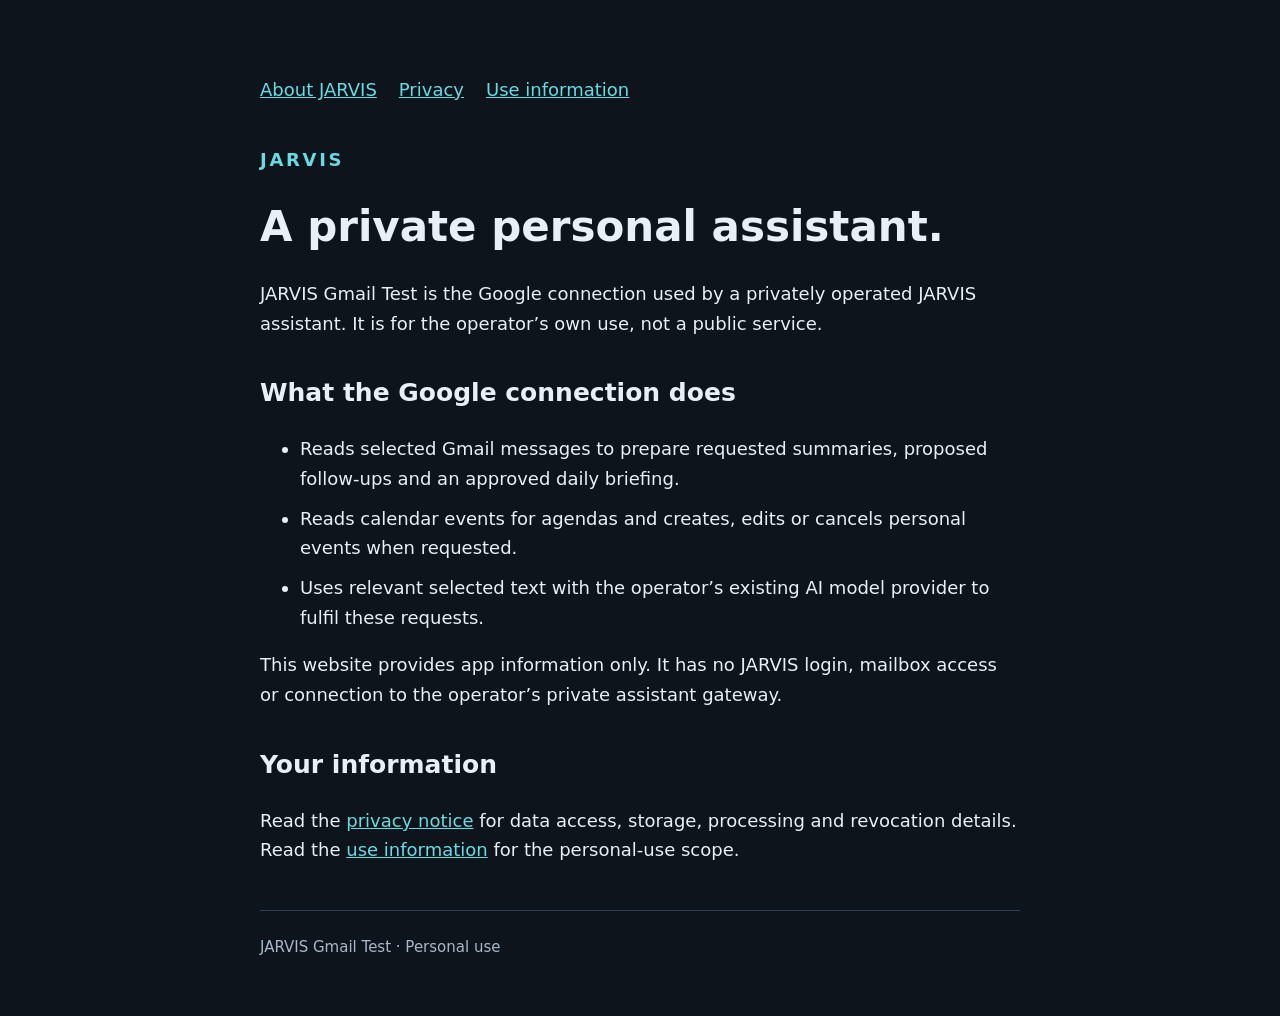
<file: index.html>
<!doctype html><html lang="en-GB"><head><meta charset="utf-8"><meta name="viewport" content="width=device-width,initial-scale=1"><title>JARVIS — personal assistant</title><meta name="robots" content="noindex"><link rel="stylesheet" href="style.css"></head><body><main><nav aria-label="Main"><a href="index.html">About JARVIS</a><a href="privacy.html">Privacy</a><a href="terms.html">Use information</a></nav><p class="brand">JARVIS</p><h1>A private personal assistant.</h1><p>JARVIS Gmail Test is the Google connection used by a privately operated JARVIS assistant. It is for the operator’s own use, not a public service.</p><h2>What the Google connection does</h2><ul><li>Reads selected Gmail messages to prepare requested summaries, proposed follow-ups and an approved daily briefing.</li><li>Reads calendar events for agendas and creates, edits or cancels personal events when requested.</li><li>Uses relevant selected text with the operator’s existing AI model provider to fulfil these requests.</li></ul><p>This website provides app information only. It has no JARVIS login, mailbox access or connection to the operator’s private assistant gateway.</p><h2>Your information</h2><p>Read the <a href="privacy.html">privacy notice</a> for data access, storage, processing and revocation details. Read the <a href="terms.html">use information</a> for the personal-use scope.</p><footer><small>JARVIS Gmail Test · Personal use</small></footer></main></body></html>
</file>
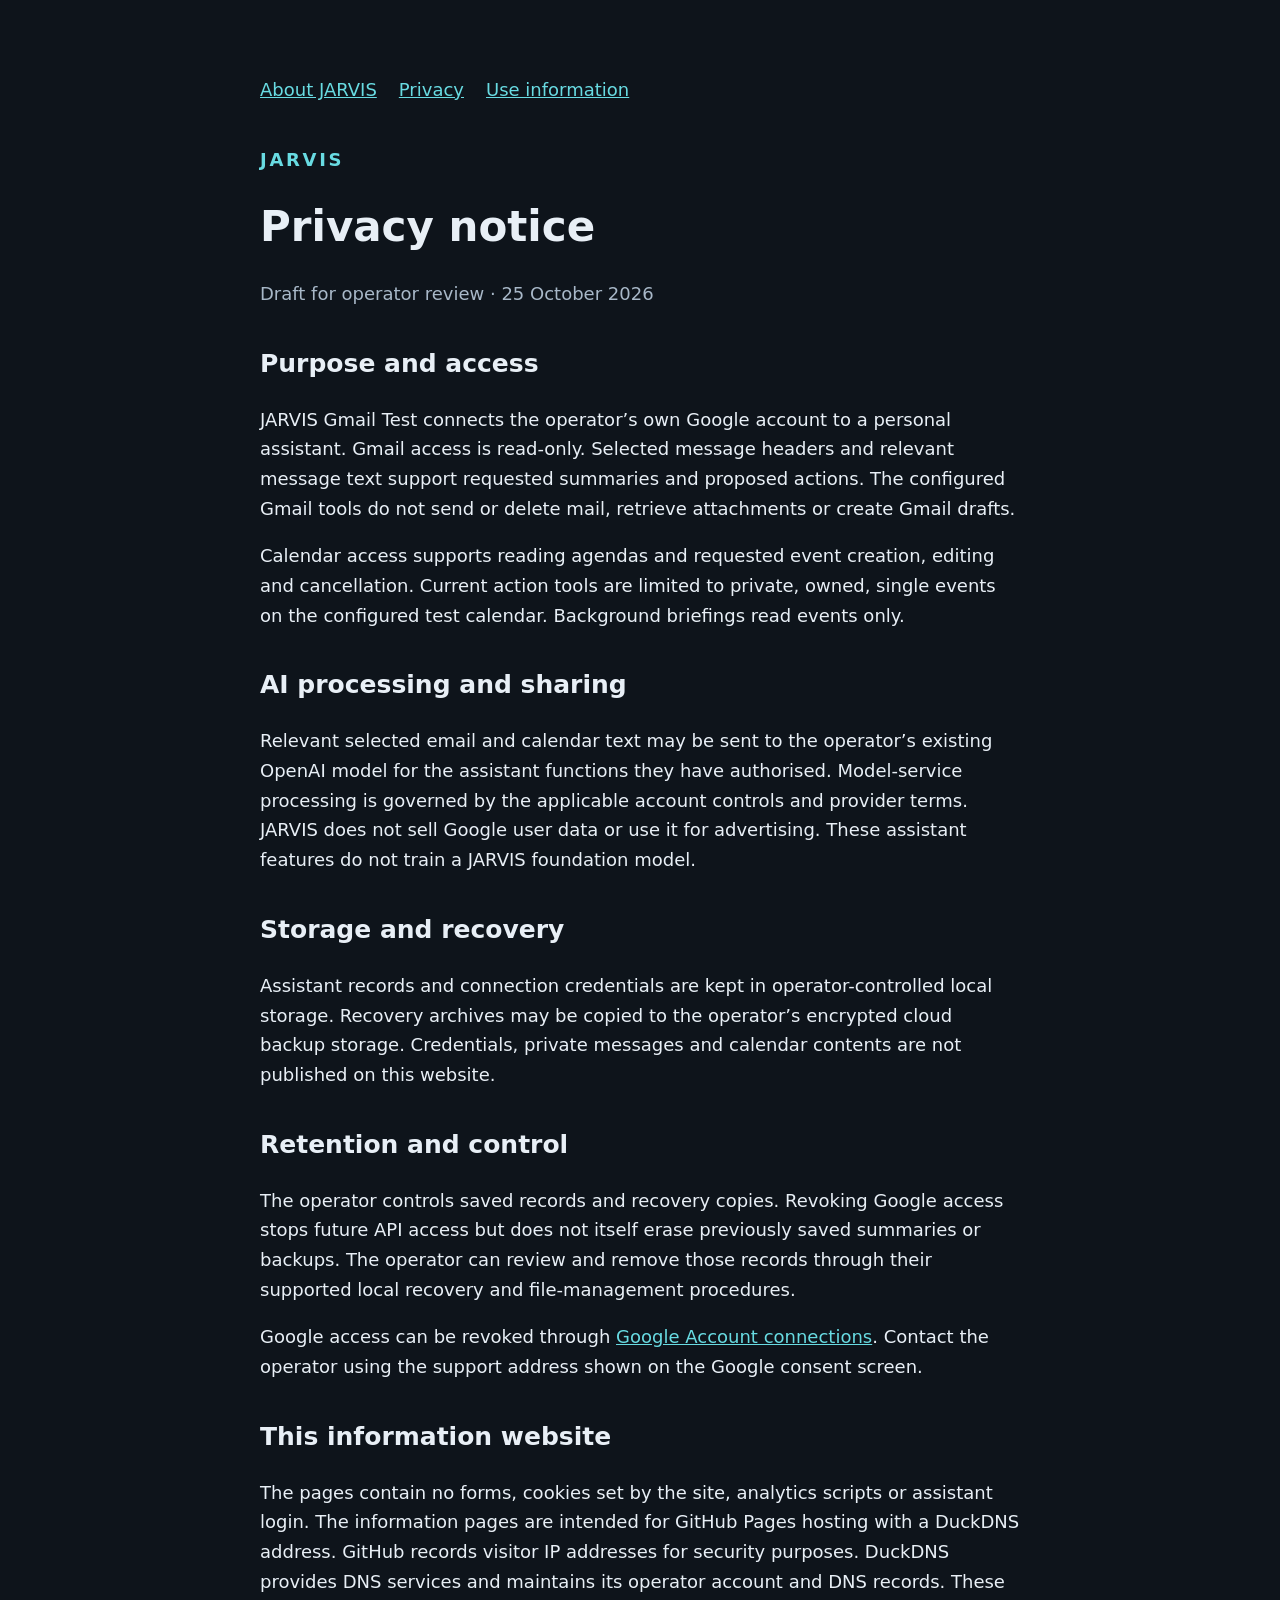
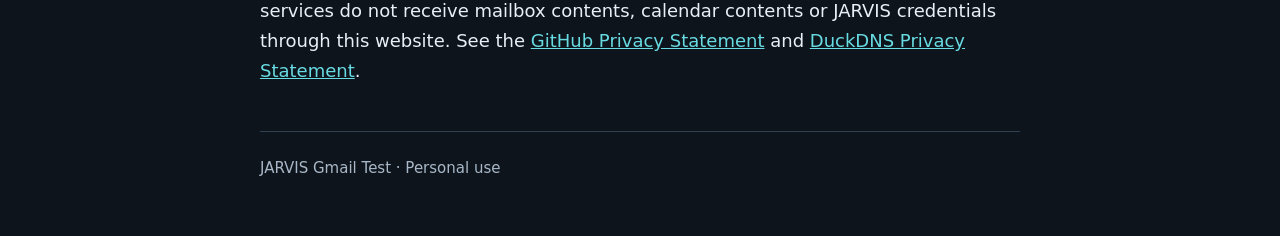
<file: privacy.html>
<!doctype html><html lang="en-GB"><head><meta charset="utf-8"><meta name="viewport" content="width=device-width,initial-scale=1"><title>Privacy — JARVIS</title><meta name="robots" content="noindex"><link rel="stylesheet" href="style.css"></head><body><main><nav aria-label="Main"><a href="index.html">About JARVIS</a><a href="privacy.html">Privacy</a><a href="terms.html">Use information</a></nav><p class="brand">JARVIS</p><h1>Privacy notice</h1><p class="muted">Draft for operator review · 25 October 2026</p><h2>Purpose and access</h2><p>JARVIS Gmail Test connects the operator’s own Google account to a personal assistant. Gmail access is read-only. Selected message headers and relevant message text support requested summaries and proposed actions. The configured Gmail tools do not send or delete mail, retrieve attachments or create Gmail drafts.</p><p>Calendar access supports reading agendas and requested event creation, editing and cancellation. Current action tools are limited to private, owned, single events on the configured test calendar. Background briefings read events only.</p><h2>AI processing and sharing</h2><p>Relevant selected email and calendar text may be sent to the operator’s existing OpenAI model for the assistant functions they have authorised. Model-service processing is governed by the applicable account controls and provider terms. JARVIS does not sell Google user data or use it for advertising. These assistant features do not train a JARVIS foundation model.</p><h2>Storage and recovery</h2><p>Assistant records and connection credentials are kept in operator-controlled local storage. Recovery archives may be copied to the operator’s encrypted cloud backup storage. Credentials, private messages and calendar contents are not published on this website.</p><h2>Retention and control</h2><p>The operator controls saved records and recovery copies. Revoking Google access stops future API access but does not itself erase previously saved summaries or backups. The operator can review and remove those records through their supported local recovery and file-management procedures.</p><p>Google access can be revoked through <a href="https://myaccount.google.com/connections">Google Account connections</a>. Contact the operator using the support address shown on the Google consent screen.</p><h2>This information website</h2><p>The pages contain no forms, cookies set by the site, analytics scripts or assistant login. The information pages are intended for GitHub Pages hosting with a DuckDNS address. GitHub records visitor IP addresses for security purposes. DuckDNS provides DNS services and maintains its operator account and DNS records. These services do not receive mailbox contents, calendar contents or JARVIS credentials through this website. See the <a href="https://docs.github.com/en/site-policy/privacy-policies/github-privacy-statement">GitHub Privacy Statement</a> and <a href="https://www.duckdns.org/pp.jsp">DuckDNS Privacy Statement</a>.</p><footer><small>JARVIS Gmail Test · Personal use</small></footer></main></body></html>
</file>
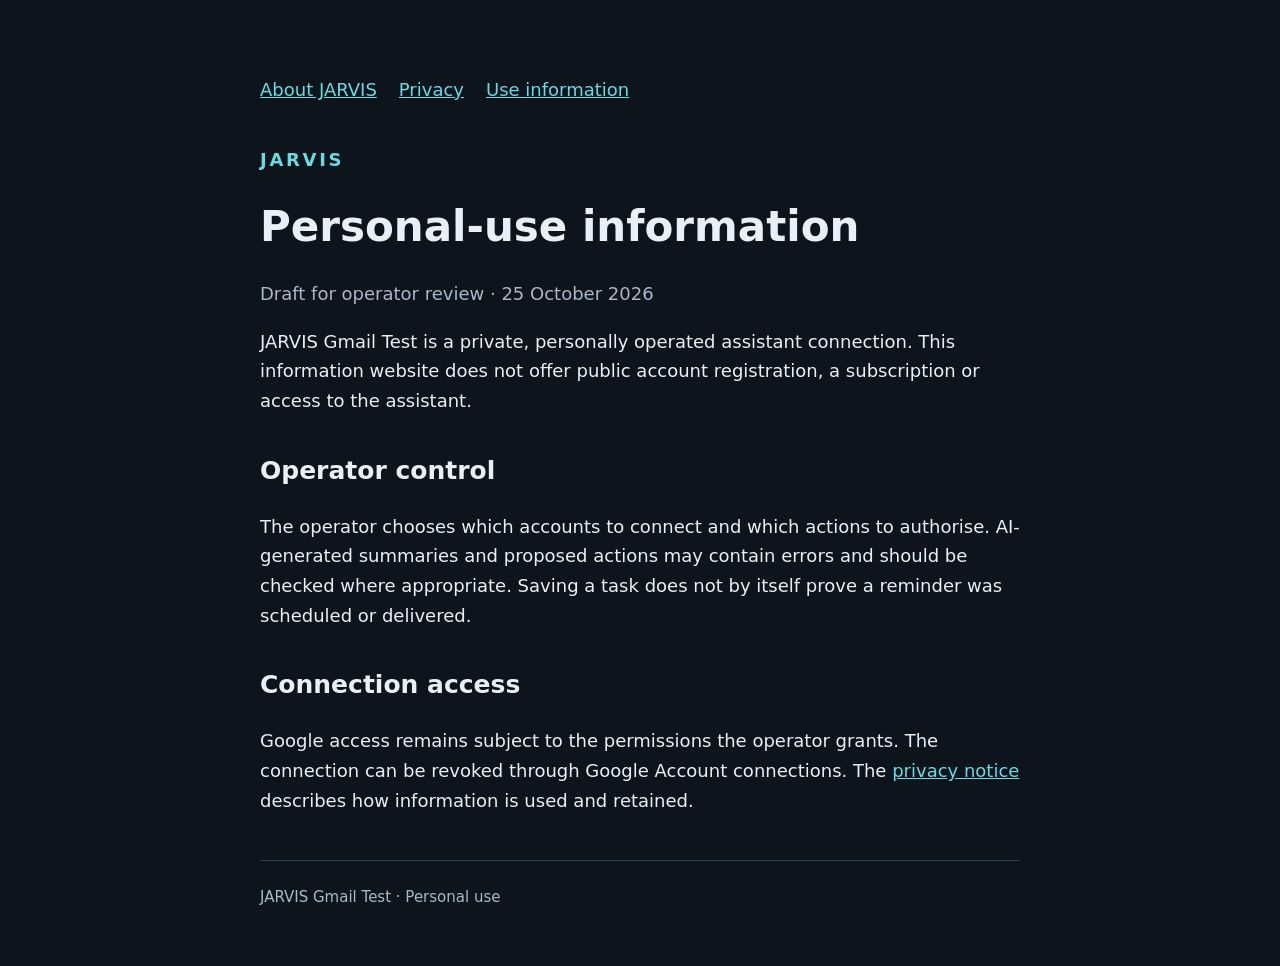
<file: terms.html>
<!doctype html><html lang="en-GB"><head><meta charset="utf-8"><meta name="viewport" content="width=device-width,initial-scale=1"><title>Use information — JARVIS</title><meta name="robots" content="noindex"><link rel="stylesheet" href="style.css"></head><body><main><nav aria-label="Main"><a href="index.html">About JARVIS</a><a href="privacy.html">Privacy</a><a href="terms.html">Use information</a></nav><p class="brand">JARVIS</p><h1>Personal-use information</h1><p class="muted">Draft for operator review · 25 October 2026</p><p>JARVIS Gmail Test is a private, personally operated assistant connection. This information website does not offer public account registration, a subscription or access to the assistant.</p><h2>Operator control</h2><p>The operator chooses which accounts to connect and which actions to authorise. AI-generated summaries and proposed actions may contain errors and should be checked where appropriate. Saving a task does not by itself prove a reminder was scheduled or delivered.</p><h2>Connection access</h2><p>Google access remains subject to the permissions the operator grants. The connection can be revoked through Google Account connections. The <a href="privacy.html">privacy notice</a> describes how information is used and retained.</p><footer><small>JARVIS Gmail Test · Personal use</small></footer></main></body></html>
</file>
<file: style.css>
body{margin:0;background:#0e141b;color:#e8eff6;font:18px/1.65 system-ui,sans-serif}main{max-width:760px;margin:auto;padding:55px 24px}a{color:#68dbe2}nav{display:flex;gap:22px;flex-wrap:wrap;margin:20px 0 40px}h1{font-size:42px;line-height:1.15}h2{font-size:25px;margin-top:34px}small,.muted{color:#a8b8c8}.brand{color:#68dbe2;font-weight:700;letter-spacing:.15em}footer{border-top:1px solid #304152;margin-top:45px;padding-top:20px}li{margin:10px 0}
</file>
